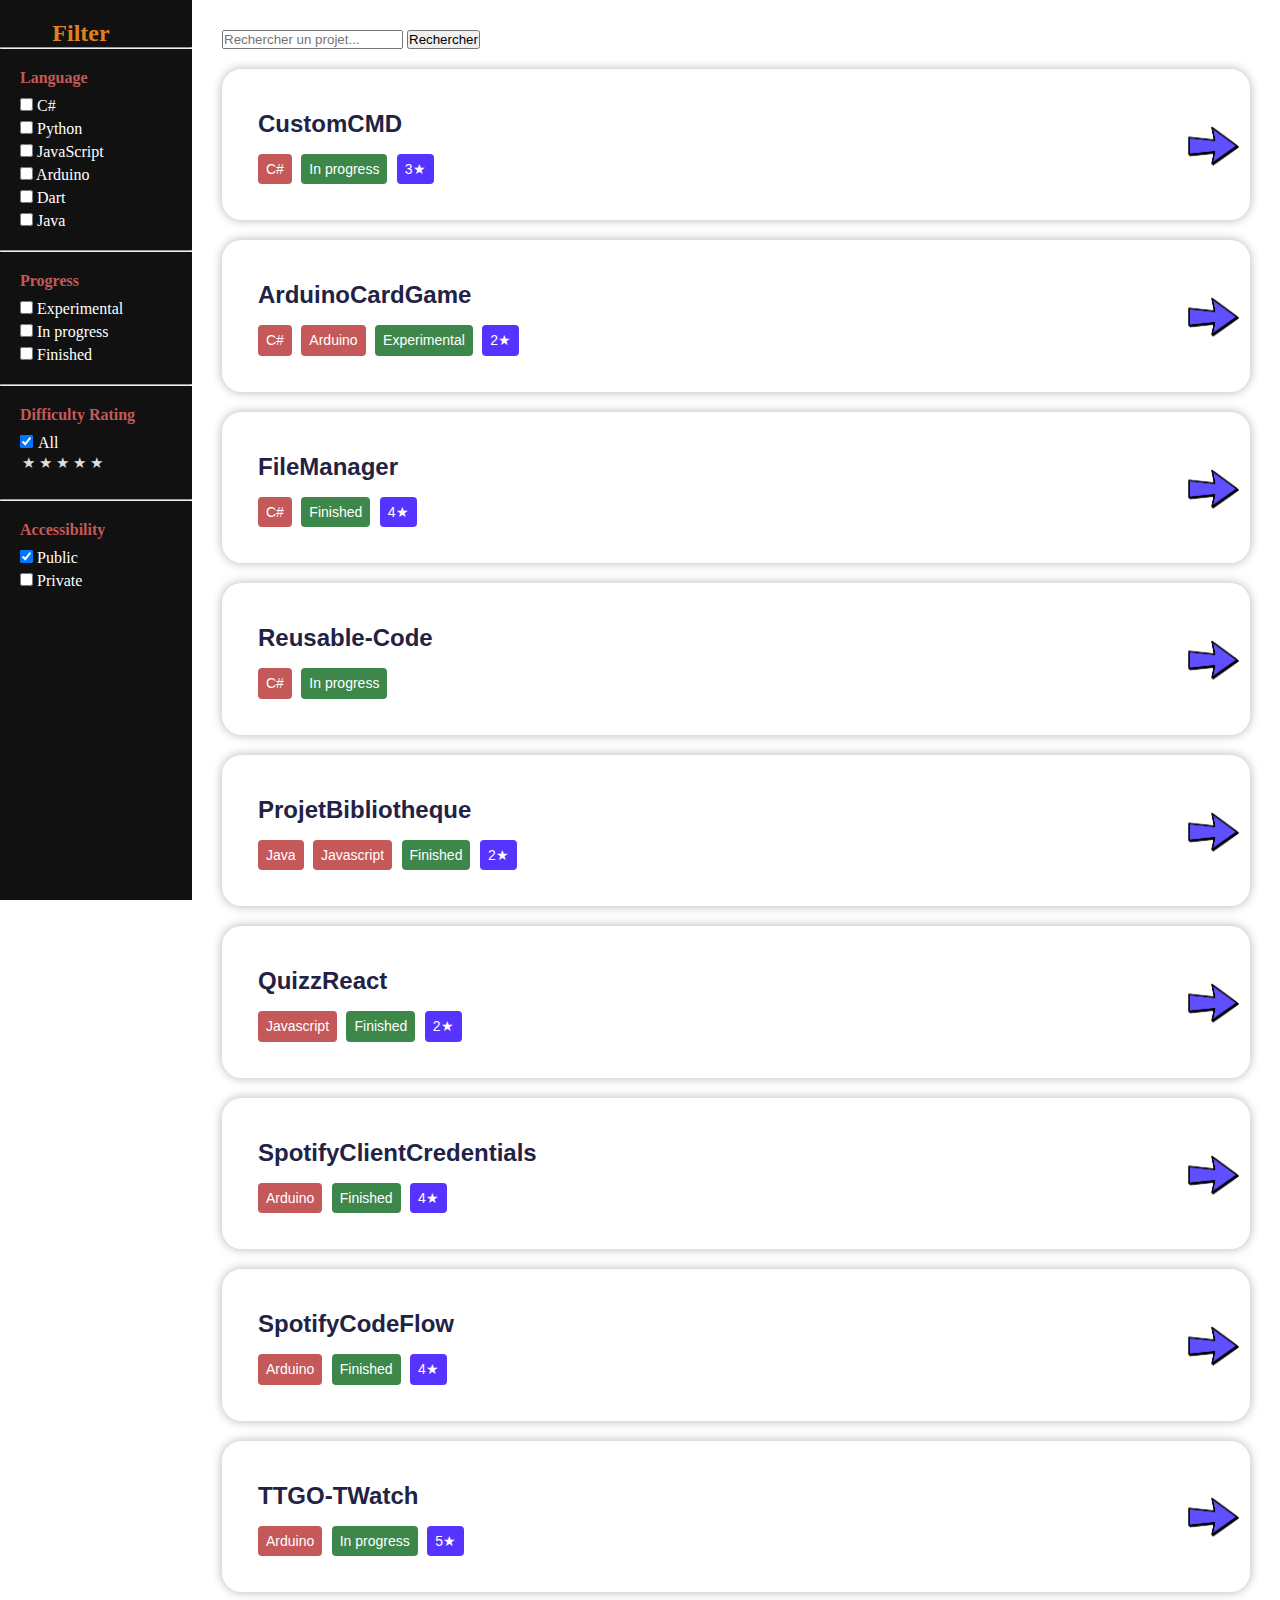
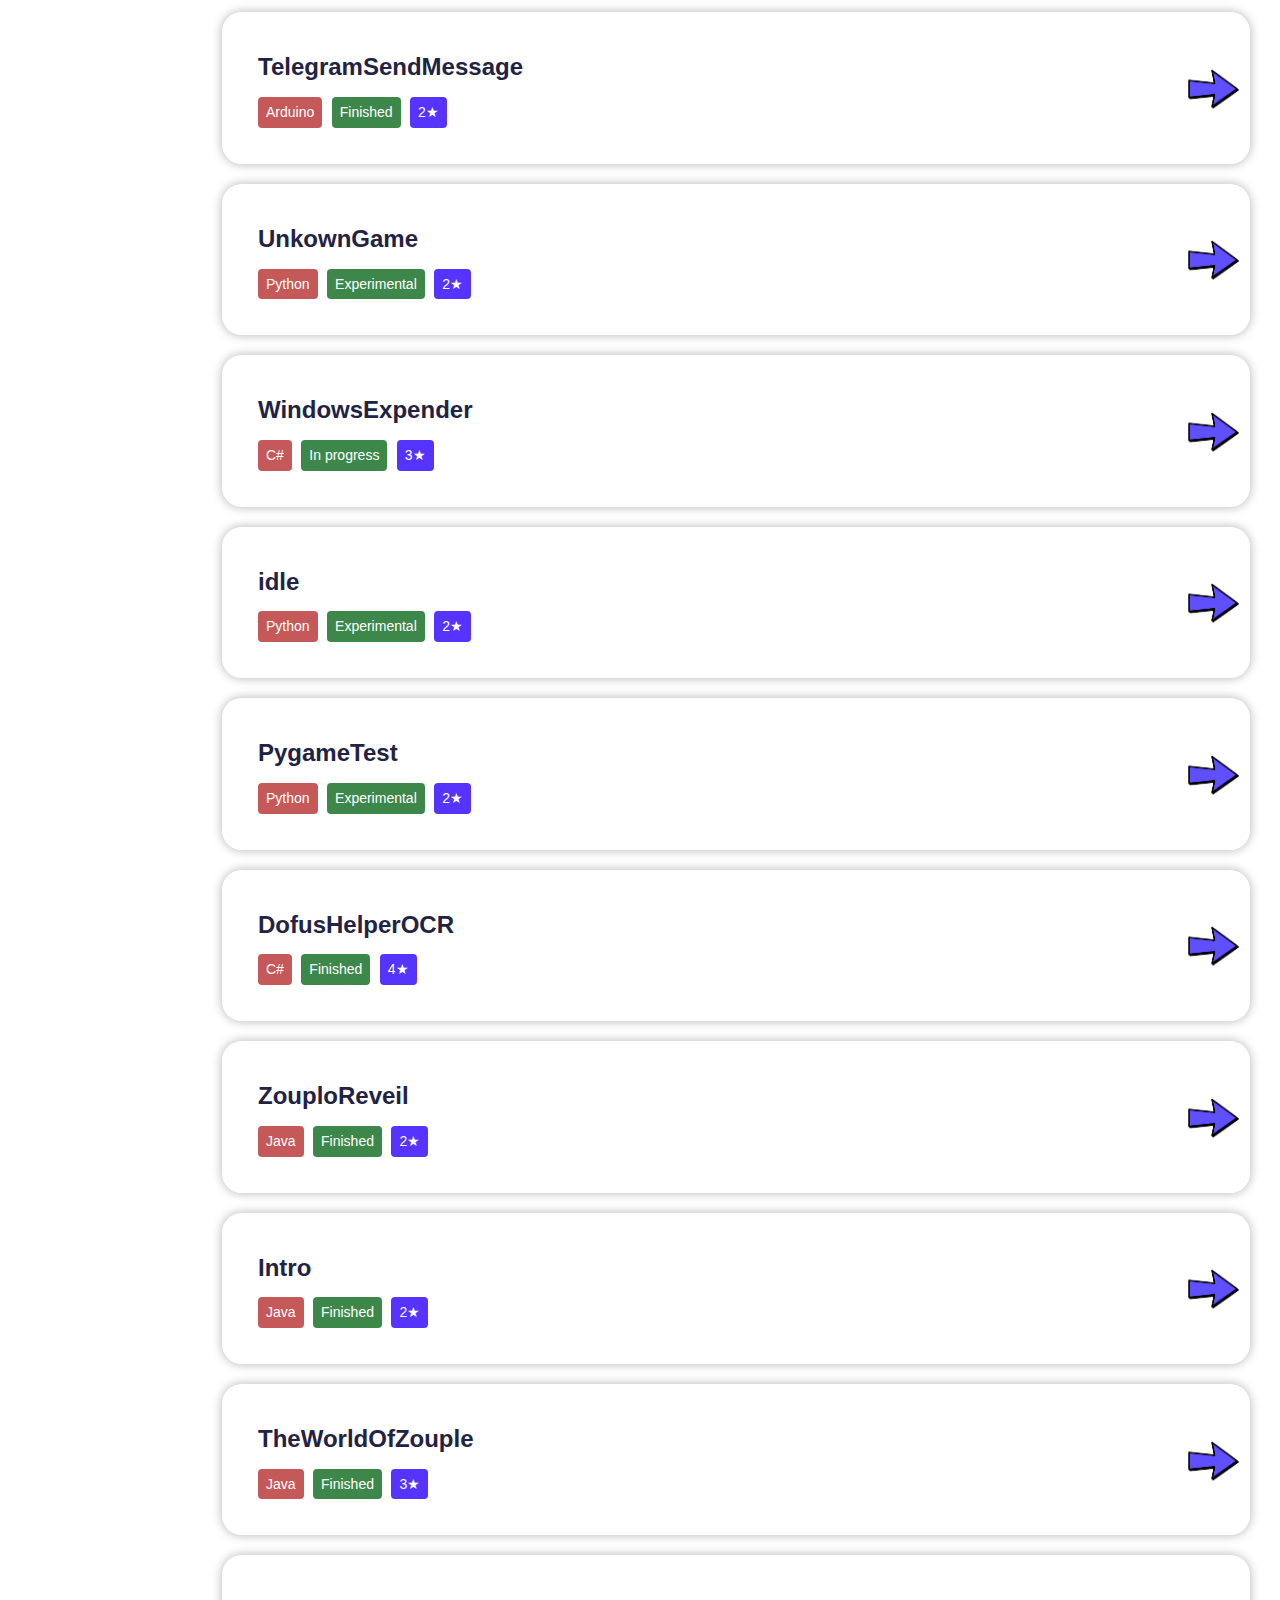
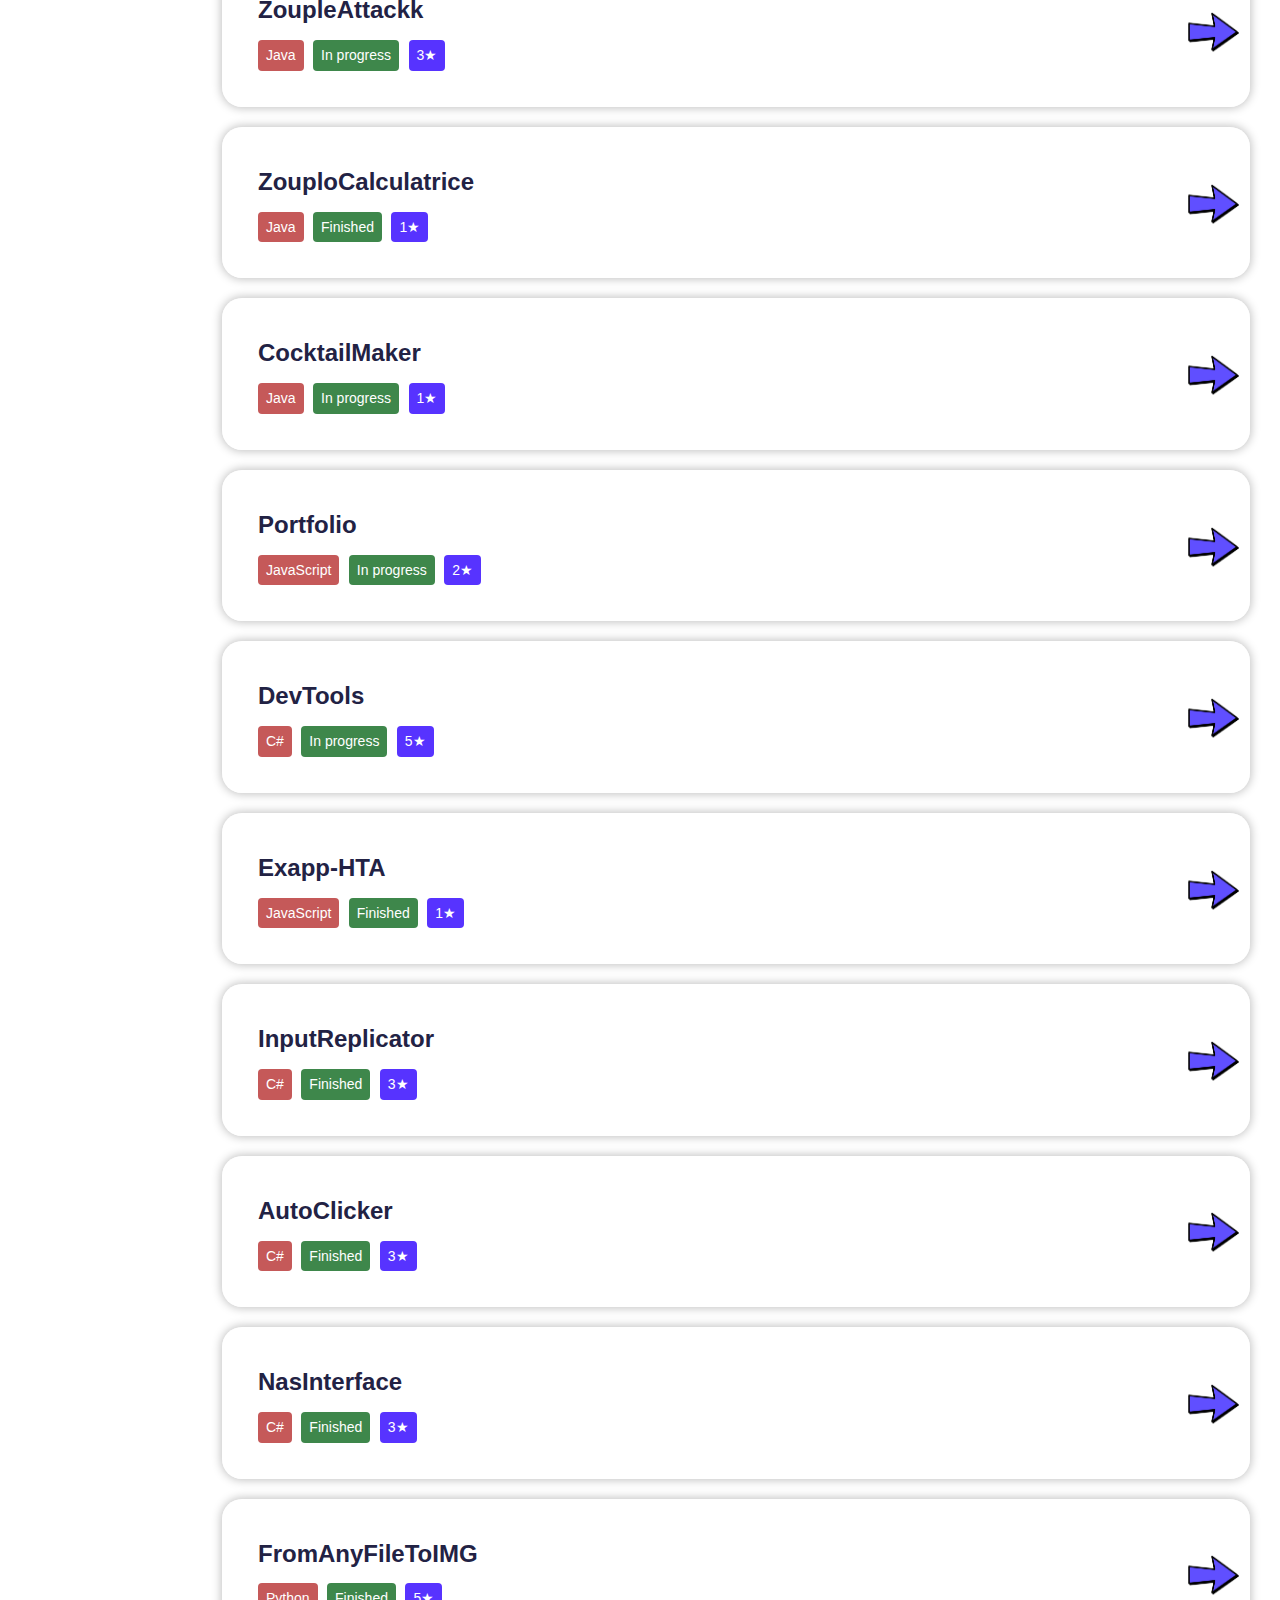
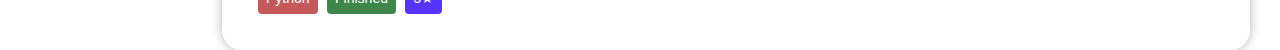
<file: index.html>
<!DOCTYPE html>
    <html>
    <head>
        <title>Exarilo Projects</title>
        <link rel="stylesheet" href="style.css">
        <link rel="icon" type="image/png" href="images/favicon.png">
        <script src='script.js'></script>

    </head>
    <body>
        <div class="container">
            <div class="sidebar">
                <h2 class="sidebar-title">Filter</h2>
                <hr>
                <div class="filter-category">
                    <h3 class="filter-category-text">Language</h3>
                    <label><input type="checkbox" name="language" value="csharp"> C#</label>
                    <label><input type="checkbox" name="language" value="python"> Python</label>
                    <label><input type="checkbox" name="language" value="javascript"> JavaScript</label>
                    <label><input type="checkbox" name="language" value="arduino"> Arduino</label>
                    <label><input type="checkbox" name="language" value="dart"> Dart</label>
                    <label><input type="checkbox" name="language" value="java"> Java</label>
                </div>
                <hr>
                <div class="filter-category">
                    <h3 class="filter-category-text">Progress</h3>
                    <label><input type="checkbox" name="progress" value="experimental"> Experimental</label>
                    <label><input type="checkbox" name="progress" value="in progress"> In progress</label>
                    <label><input type="checkbox" name="progress" value="finished"> Finished</label>
                </div>
                <hr>
    
                <div class="filter-category">
                    <h3 class="filter-category-text">Difficulty Rating</h3>
                    <input type="checkbox" id="AllRating" name="AllRating" value="All" checked/><label for="AllRating" title="Toutes les difficultés">All</label>
                    <div class="rating">
                        <input type="radio" id="star1" name="rating" value="5" /><label for="star1" title="5 star"></label>
                        <input type="radio" id="star2" name="rating" value="4" /><label for="star2" title="4 stars"></label>
                        <input type="radio" id="star3" name="rating" value="3" /><label for="star3" title="3 stars"></label>
                        <input type="radio" id="star4" name="rating" value="2" /><label for="star4" title="2 stars"></label>
                        <input type="radio" id="star5" name="rating" value="1" /><label for="star5" title="1 stars"></label>
                    </div>
                    
                </div>
                <hr>
                <div class="filter-category">
                    <h3 class="filter-category-text">Accessibility</h3>
                    <label><input type="checkbox" name="repoStatus" value="public"> Public</label>
                    <label><input type="checkbox" name="repoStatus" value="private"> Private</label>
                </div>
            </div>

        <div class="grid-container">
            <div class="search-bar">
                <input type="search" id="searchInput" placeholder="Rechercher un projet..." required>
                <button id="searchButton">Rechercher</button>
            </div>
                    
            <a href="https://github.com/Exarilo/ExaOverlay" class="card"> 
                <div class="card-content">
                    <h2>ExaOverlay</h2>
                    <div class="arrow">
                        <img src="images/arrow.png" alt="Explorer">
                    </div>
                    <div class="tags">
                        <span class="tag language">C#</span>
                        <span class="tag progression">In progress</span>
                        <span class="tag difficulty">5&#9733;</span>
                        <span class="tag privacy">&#128274;</span>
                    </div>
                </div>
            </a>     
            <a href="https://github.com/Exarilo/TestMail" class="card"> 
                <div class="card-content">
                    <h2>TestMail</h2>
                    <div class="arrow">
                        <img src="images/arrow.png" alt="Explorer">
                    </div>
                    <div class="tags">
                        <span class="tag language">C#</span>
                        <span class="tag progression">Experimental</span>
                        <span class="tag difficulty">4&#9733;</span>
                        <span class="tag privacy">&#128274;</span>
                    </div>
                </div>
            </a>    
            <a href="https://github.com/Exarilo/CustomCMD" class="card"> 
                <div class="card-content">
                    <h2>CustomCMD</h2>
                    <div class="arrow">
                        <img src="images/arrow.png" alt="Explorer">
                    </div>
                    <div class="tags">
                        <span class="tag language">C#</span>
                        <span class="tag progression">In progress</span>
                        <span class="tag difficulty">3&#9733;</span>
                    </div>
                </div>
            </a>   
            
            <a href="https://github.com/Exarilo/ArduinoJoystick" class="card"> 
                <div class="card-content">
                    <h2>ArduinoJoystick</h2>
                    <div class="arrow">
                        <img src="images/arrow.png" alt="Explorer">
                    </div>
                    <div class="tags">
                        <span class="tag language">C#</span>
                        <span class="tag language">Arduino</span>
                        <span class="tag progression">Experimental</span>
                        <span class="tag difficulty">2&#9733;</span>
                        <span class="tag privacy">&#128274;</span>
                    </div>
                </div>
            </a> 
            
            <a href="https://github.com/Exarilo/ArduinoCardGame" class="card"> 
                <div class="card-content">
                    <h2>ArduinoCardGame</h2>
                    <div class="arrow">
                        <img src="images/arrow.png" alt="Explorer">
                    </div>
                    <div class="tags">
                        <span class="tag language">C#</span>
                        <span class="tag language">Arduino</span>
                        <span class="tag progression">Experimental</span>
                        <span class="tag difficulty">2&#9733;</span>
                    </div>
                </div>
            </a> 
            <a href="https://github.com/Exarilo/FileManager" class="card"> 
                <div class="card-content">
                    <h2>FileManager</h2>
                    <div class="arrow">
                        <img src="images/arrow.png" alt="Explorer">
                    </div>
                    <div class="tags">
                        <span class="tag language">C#</span>
                        <span class="tag progression">Finished</span>
                        <span class="tag difficulty">4&#9733;</span>
                    </div>
                </div>
            </a> 


            <a href="https://github.com/Exarilo/Reusable-Code" class="card"> 
                <div class="card-content">
                    <h2>Reusable-Code</h2>
                    <div class="arrow">
                        <img src="images/arrow.png" alt="Explorer">
                    </div>
                    <div class="tags">
                        <span class="tag language">C#</span>
                        <span class="tag progression">In progress</span>
                    </div>
                </div>
            </a>   


            <a href="https://github.com/Exarilo/Projet-Parle" class="card"> 
                <div class="card-content">
                    <h2>Projet-Parle</h2>
                    <div class="arrow">
                        <img src="images/arrow.png" alt="Explorer">
                    </div>
                    <div class="tags">
                        <span class="tag language">Dart</span>
                        <span class="tag language">Javascript</span>
                        <span class="tag progression">Finished</span>
                        <span class="tag difficulty">3&#9733;</span>
                        <span class="tag privacy">&#128274;</span>
                    </div>
                </div>
            </a>


            <a href="https://github.com/Exarilo/ProjetBibliotheque" class="card"> 
                <div class="card-content">
                    <h2>ProjetBibliotheque</h2>
                    <div class="arrow">
                        <img src="images/arrow.png" alt="Explorer">
                    </div>
                    <div class="tags">
                        <span class="tag language">Java</span>
                        <span class="tag language">Javascript</span>
                        <span class="tag progression">Finished</span>
                        <span class="tag difficulty">2&#9733;</span>
                    </div>
                </div>
            </a>


            <a href="https://github.com/Exarilo/QuizzReact" class="card"> 
                <div class="card-content">
                    <h2>QuizzReact</h2>
                    <div class="arrow">
                        <img src="images/arrow.png" alt="Explorer">
                    </div>
                    <div class="tags">
                        <span class="tag language">Javascript</span>
                        <span class="tag progression">Finished</span>
                        <span class="tag difficulty">2&#9733;</span>
                    </div>
                </div>
            </a>


            <a href="https://github.com/Exarilo/Calcoolator" class="card"> 
                <div class="card-content">
                    <h2>Calcoolator</h2>
                    <div class="arrow">
                        <img src="images/arrow.png" alt="Explorer">
                    </div>
                    <div class="tags">
                        <span class="tag language">Java</span>
                        <span class="tag progression">Finished</span>
                        <span class="tag difficulty">2&#9733;</span>
                        <span class="tag privacy">&#128274;</span>
                    </div>
                </div>
            </a>


            <a href="https://github.com/Exarilo/ExaWeb" class="card"> 
                <div class="card-content">
                    <h2>ExaWeb</h2>
                    <div class="arrow">
                        <img src="images/arrow.png" alt="Explorer">
                    </div>
                    <div class="tags">
                        <span class="tag language">Javascript</span>
                        <span class="tag progression">Experimental</span>
                        <span class="tag difficulty">1&#9733;</span>
                        <span class="tag privacy">&#128274;</span>
                    </div>
                </div>
            </a>


            <a href="https://github.com/Exarilo/cergy-api" class="card"> 
                <div class="card-content">
                    <h2>cergy-api</h2>
                    <div class="arrow">
                        <img src="images/arrow.png" alt="Explorer">
                    </div>
                    <div class="tags">
                        <span class="tag language">Javascript</span>
                        <span class="tag progression">In progress</span>
                        <span class="tag difficulty">3&#9733;</span>
                        <span class="tag privacy">&#128274;</span>
                    </div>
                </div>
            </a>
            

            <a href="https://github.com/Exarilo/CodeArduino/tree/main/SpotifyClientCredentials" class="card"> 
                <div class="card-content">
                    <h2>SpotifyClientCredentials</h2>
                    <div class="arrow">
                        <img src="images/arrow.png" alt="Explorer">
                    </div>
                    <div class="tags">
                        <span class="tag language">Arduino</span>
                        <span class="tag progression">Finished</span>
                        <span class="tag difficulty">4&#9733;</span>
                    </div>
                </div>
            </a>
            

            <a href="https://github.com/Exarilo/CodeArduino/tree/main/SpotifyCodeFlow" class="card"> 
                <div class="card-content">
                    <h2>SpotifyCodeFlow</h2>
                    <div class="arrow">
                        <img src="images/arrow.png" alt="Explorer">
                    </div>
                    <div class="tags">
                        <span class="tag language">Arduino</span>
                        <span class="tag progression">Finished</span>
                        <span class="tag difficulty">4&#9733;</span>
                    </div>
                </div>
            </a>

            <a href="https://github.com/Exarilo/CodeArduino/tree/main/TTGO-TWatch" class="card"> 
                <div class="card-content">
                    <h2>TTGO-TWatch</h2>
                    <div class="arrow">
                        <img src="images/arrow.png" alt="Explorer">
                    </div>
                    <div class="tags">
                        <span class="tag language">Arduino</span>
                        <span class="tag progression">In progress</span>
                        <span class="tag difficulty">5&#9733;</span>
                    </div>
                </div>
            </a>


            <a href="https://github.com/Exarilo/CodeArduino/tree/main/TelegramSendMessage" class="card"> 
                <div class="card-content">
                    <h2>TelegramSendMessage</h2>
                    <div class="arrow">
                        <img src="images/arrow.png" alt="Explorer">
                    </div>
                    <div class="tags">
                        <span class="tag language">Arduino</span>
                        <span class="tag progression">Finished</span>
                        <span class="tag difficulty">2&#9733;</span>
                    </div>
                </div>
            </a>


            <a href="https://github.com/Exarilo/UnkownGame" class="card"> 
                <div class="card-content">
                    <h2>UnkownGame</h2>
                    <div class="arrow">
                        <img src="images/arrow.png" alt="Explorer">
                    </div>
                    <div class="tags">
                        <span class="tag language">Python</span>
                        <span class="tag progression">Experimental</span>
                        <span class="tag difficulty">2&#9733;</span>
                    </div>
                </div>
            </a>
            

            <a href="https://github.com/Exarilo/WindowsExpender" class="card"> 
                <div class="card-content">
                    <h2>WindowsExpender</h2>
                    <div class="arrow">
                        <img src="images/arrow.png" alt="Explorer">
                    </div>
                    <div class="tags">
                        <span class="tag language">C#</span>
                        <span class="tag progression">In progress</span>
                        <span class="tag difficulty">3&#9733;</span>
                    </div>
                </div>
            </a>


            <a href="https://github.com/Exarilo/idle" class="card"> 
                <div class="card-content">
                    <h2>idle</h2>
                    <div class="arrow">
                        <img src="images/arrow.png" alt="Explorer">
                    </div>
                    <div class="tags">
                        <span class="tag language">Python</span>
                        <span class="tag progression">Experimental</span>
                        <span class="tag difficulty">2&#9733;</span>
                    </div>
                </div>
            </a>


            <a href="https://github.com/Exarilo/PygameTest" class="card"> 
                <div class="card-content">
                    <h2>PygameTest</h2>
                    <div class="arrow">
                        <img src="images/arrow.png" alt="Explorer">
                    </div>
                    <div class="tags">
                        <span class="tag language">Python</span>
                        <span class="tag progression">Experimental</span>
                        <span class="tag difficulty">2&#9733;</span>
                    </div>
                </div>
            </a>


            <a href="https://github.com/Exarilo/DofusHelperOCR" class="card"> 
                <div class="card-content">
                    <h2>DofusHelperOCR</h2>
                    <div class="arrow">
                        <img src="images/arrow.png" alt="Explorer">
                    </div>
                    <div class="tags">
                        <span class="tag language">C#</span>
                        <span class="tag progression">Finished</span>
                        <span class="tag difficulty">4&#9733;</span>
                    </div>
                </div>
            </a>


            <a href="https://github.com/Exarilo/DiscordDialogPrettifier" class="card"> 
                <div class="card-content">
                    <h2>DiscordDialogPrettifier</h2>
                    <div class="arrow">
                        <img src="images/arrow.png" alt="Explorer">
                    </div>
                    <div class="tags">
                        <span class="tag language">C#</span>
                        <span class="tag progression">Finished</span>
                        <span class="tag difficulty">4&#9733;</span>
                        <span class="tag privacy">&#128274;</span>
                    </div>
                </div>
            </a>


            <a href="https://github.com/Exarilo/DiscordSocialNetworks" class="card"> 
                <div class="card-content">
                    <h2>DiscordSocialNetwork</h2>
                    <div class="arrow">
                        <img src="images/arrow.png" alt="Explorer">
                    </div>
                    <div class="tags">
                        <span class="tag language">C#</span>
                        <span class="tag progression">Finished</span>
                        <span class="tag difficulty">4&#9733;</span>
                        <span class="tag privacy">&#128274;</span>
                    </div>
                </div>
            </a>


            <a href="https://github.com/Exarilo/SocialNetworkScrapper" class="card"> 
                <div class="card-content">
                    <h2>SocialNetworkScrapper</h2>
                    <div class="arrow">
                        <img src="images/arrow.png" alt="Explorer">
                    </div>
                    <div class="tags">
                        <span class="tag language">C#</span>
                        <span class="tag progression">Finished</span>
                        <span class="tag difficulty">3&#9733;</span>
                        <span class="tag privacy">&#128274;</span>
                    </div>
                </div>
            </a>


            <a href="https://github.com/Exarilo/ZouploReveil" class="card"> 
                <div class="card-content">
                    <h2>ZouploReveil</h2>
                    <div class="arrow">
                        <img src="images/arrow.png" alt="Explorer">
                    </div>
                    <div class="tags">
                        <span class="tag language">Java</span>
                        <span class="tag progression">Finished</span>
                        <span class="tag difficulty">2&#9733;</span>
                    </div>
                </div>
            </a>

            <a href="https://github.com/Exarilo/Intro" class="card"> 
                <div class="card-content">
                    <h2>Intro</h2>
                    <div class="arrow">
                        <img src="images/arrow.png" alt="Explorer">
                    </div>
                    <div class="tags">
                        <span class="tag language">Java</span>
                        <span class="tag progression">Finished</span>
                        <span class="tag difficulty">2&#9733;</span>
                    </div>
                </div>
            </a>


            <a href="https://github.com/Exarilo/TheWorldOfZouple" class="card"> 
                <div class="card-content">
                    <h2>TheWorldOfZouple</h2>
                    <div class="arrow">
                        <img src="images/arrow.png" alt="Explorer">
                    </div>
                    <div class="tags">
                        <span class="tag language">Java</span>
                        <span class="tag progression">Finished</span>
                        <span class="tag difficulty">3&#9733;</span>
                    </div>
                </div>
            </a>


            <a href="https://github.com/Exarilo/ZoupleAttackk" class="card"> 
                <div class="card-content">
                    <h2>ZoupleAttackk</h2>
                    <div class="arrow">
                        <img src="images/arrow.png" alt="Explorer">
                    </div>
                    <div class="tags">
                        <span class="tag language">Java</span>
                        <span class="tag progression">In progress</span>
                        <span class="tag difficulty">3&#9733;</span>
                    </div>
                </div>
            </a>

            <a href="https://github.com/Exarilo/ZouploCalculatrice" class="card"> 
                <div class="card-content">
                    <h2>ZouploCalculatrice</h2>
                    <div class="arrow">
                        <img src="images/arrow.png" alt="Explorer">
                    </div>
                    <div class="tags">
                        <span class="tag language">Java</span>
                        <span class="tag progression">Finished</span>
                        <span class="tag difficulty">1&#9733;</span>
                    </div>
                </div>
            </a>


            <a href="https://github.com/Exarilo/CocktailMaker" class="card"> 
                <div class="card-content">
                    <h2>CocktailMaker</h2>
                    <div class="arrow">
                        <img src="images/arrow.png" alt="Explorer">
                    </div>
                    <div class="tags">
                        <span class="tag language">Java</span>
                        <span class="tag progression">In progress</span>
                        <span class="tag difficulty">1&#9733;</span>
                    </div>
                </div>
            </a>


            <a href="https://github.com/Exarilo/MusicManager" class="card"> 
                <div class="card-content">
                    <h2>MusicManager</h2>
                    <div class="arrow">
                        <img src="images/arrow.png" alt="Explorer">
                    </div>
                    <div class="tags">
                        <span class="tag language">Java</span>
                        <span class="tag progression">In progress</span>
                        <span class="tag difficulty">3&#9733;</span>
                        <span class="tag privacy">&#128274;</span>
                    </div>
                </div>
            </a>
            <a href="https://github.com/Exarilo/Exapi" class="card"> 
                <div class="card-content">
                    <h2>ExApi</h2>
                    <div class="arrow">
                        <img src="images/arrow.png" alt="Explorer">
                    </div>
                    <div class="tags">
                        <span class="tag language">JavaScript</span>
                        <span class="tag progression">In progress</span>
                        <span class="tag difficulty">2&#9733;</span>
                        <span class="tag privacy">&#128274;</span>
                    </div>
                </div>
            </a>   
            <a href="https://github.com/Exarilo/WebDashboard" class="card"> 
                <div class="card-content">
                    <h2>WebDashboard</h2>
                    <div class="arrow">
                        <img src="images/arrow.png" alt="Explorer">
                    </div>
                    <div class="tags">
                        <span class="tag language">JavaScript</span>
                        <span class="tag progression">In progress</span>
                        <span class="tag difficulty">2&#9733;</span>
                        <span class="tag privacy">&#128274;</span>
                    </div>
                </div>
            </a>    
            <a href="https://github.com/Exarilo/DiscordAsWindowsService" class="card"> 
                <div class="card-content">
                    <h2>DiscordAsWindowsService</h2>
                    <div class="arrow">
                        <img src="images/arrow.png" alt="Explorer">
                    </div>
                    <div class="tags">
                        <span class="tag language">C#</span>
                        <span class="tag progression">In progress</span>
                        <span class="tag difficulty">3&#9733;</span>
                        <span class="tag privacy">&#128274;</span>
                    </div>
                </div>
            </a>    
            <a href="https://github.com/Exarilo/ExaNavigator " class="card"> 
                <div class="card-content">
                    <h2>ExaNavigator </h2>
                    <div class="arrow">
                        <img src="images/arrow.png" alt="Explorer">
                    </div>
                    <div class="tags">
                        <span class="tag language">C#</span>
                        <span class="tag progression">In progress</span>
                        <span class="tag difficulty">3&#9733;</span>
                        <span class="tag privacy">&#128274;</span>
                    </div>
                </div>
            </a>    
            <a href="https://github.com/Exarilo/DiscordBot " class="card"> 
                <div class="card-content">
                    <h2>DiscordBot </h2>
                    <div class="arrow">
                        <img src="images/arrow.png" alt="Explorer">
                    </div>
                    <div class="tags">
                        <span class="tag language">Python</span>
                        <span class="tag progression">Finished</span>
                        <span class="tag difficulty">3&#9733;</span>
                        <span class="tag privacy">&#128274;</span>
                    </div>
                </div>
            </a>    
            <a href="https://github.com/Exarilo/Portfolio " class="card"> 
                <div class="card-content">
                    <h2>Portfolio </h2>
                    <div class="arrow">
                        <img src="images/arrow.png" alt="Explorer">
                    </div>
                    <div class="tags">
                        <span class="tag language">JavaScript</span>
                        <span class="tag progression">In progress</span>
                        <span class="tag difficulty">2&#9733;</span>
                    </div>
                </div>
            </a>    
            <a href="https://github.com/Exarilo/DevTools" class="card"> 
                <div class="card-content">
                    <h2>DevTools</h2>
                    <div class="arrow">
                        <img src="images/arrow.png" alt="Explorer">
                    </div>
                    <div class="tags">
                        <span class="tag language">C#</span>
                        <span class="tag progression">In progress</span>
                        <span class="tag difficulty">5&#9733;</span>
                    </div>
                </div>
            </a>   
            <a href="https://github.com/Exarilo/Exapp-HTA" class="card"> 
                <div class="card-content">
                    <h2>Exapp-HTA</h2>
                    <div class="arrow">
                        <img src="images/arrow.png" alt="Explorer">
                    </div>
                    <div class="tags">
                        <span class="tag language">JavaScript</span>
                        <span class="tag progression">Finished</span>
                        <span class="tag difficulty">1&#9733;</span>
                    </div>
                </div>
            </a>   
            <a href="https://github.com/Exarilo/InputReplicator" class="card"> 
                <div class="card-content">
                    <h2>InputReplicator</h2>
                    <div class="arrow">
                        <img src="images/arrow.png" alt="Explorer">
                    </div>
                    <div class="tags">
                        <span class="tag language">C#</span>
                        <span class="tag progression">Finished</span>
                        <span class="tag difficulty">3&#9733;</span>
                    </div>
                </div>
            </a>   
            <a href="https://github.com/Exarilo/AutoClicker" class="card"> 
                <div class="card-content">
                    <h2>AutoClicker</h2>
                    <div class="arrow">
                        <img src="images/arrow.png" alt="Explorer">
                    </div>
                    <div class="tags">
                        <span class="tag language">C#</span>
                        <span class="tag progression">Finished</span>
                        <span class="tag difficulty">3&#9733;</span>
                    </div>
                </div>
            </a>   
            <a href="https://github.com/Les-Coding-Potes/NasInterface" class="card"> 
                <div class="card-content">
                    <h2>NasInterface</h2>
                    <div class="arrow">
                        <img src="images/arrow.png" alt="Explorer">
                    </div>
                    <div class="tags">
                        <span class="tag language">C#</span>
                        <span class="tag progression">Finished</span>
                        <span class="tag difficulty">3&#9733;</span>
                    </div>
                </div>
            </a>   
            <a href="https://github.com/Les-Coding-Potes/FromAnyFileToIMG" class="card"> 
                <div class="card-content">
                    <h2>FromAnyFileToIMG</h2>
                    <div class="arrow">
                        <img src="images/arrow.png" alt="Explorer">
                    </div>
                    <div class="tags">
                        <span class="tag language">Python</span>
                        <span class="tag progression">Finished</span>
                        <span class="tag difficulty">5&#9733;</span>
                    </div>
                </div>
            </a>               
        </div>
    </div>
    </body>
    </html>
</file>
<file: style.css>
* {
    margin: 0;
    padding: 0;
    box-sizing: border-box;
}


body {

    background:
        url(https://source.unsplash.com/E8Ufcyxz514/2400x1823)
        center / cover no-repeat fixed;
}


.grid-container {
    margin-left: 15%;
    width: 85%;
    max-height: 100px;
    display: grid;
    gap: 20px;
    padding: 30px;
    flex: 1; 
}
.card {
    font: 1em/1.618 Inter, sans-serif;;
    width: 100%;
    border: 1px solid rgba(255, 255, 255, .25);
    border-radius: 20px;
    background-color: rgba(255, 255, 255, 0.45);
    box-shadow: 0 0 10px 1px rgba(0, 0, 0, 0.25);
    transition: transform 0.3s ease;
}

.card:hover {
    transform: scale(1.02); 
}


.card-content {
    position: relative;
    height: 100%;
    display: flex;
    flex-direction: column;
    justify-content: space-between;
    padding: 35px;
}

.card img {
    width: 50%;
    height: 50%;
    border-radius: 10px;
    object-fit: cover; 
    object-position: center; 
}

.arrow {
    position: absolute;
    top: 50%;
    right: 10px; 
    transform: translateY(-50%);
}

.arrow img {
    margin-top: 10px;
    width: auto;
    height: 52px;
    transition: transform 0.3s ease;
}

a {
    text-decoration: none; 
    color: #224; 
}

a:hover {
    text-decoration: none; 
    color: #3366ff; 
}

.container {
    display: flex;
    min-height: 100vh;
}

.sidebar {
    height: 100vh;
    width: 15%;
    background-color: #111;
    padding-top: 20px;
    position: fixed; 
}

.sidebar a {
    padding: 6px 8px 6px 16px;
    text-decoration: none;
    font-size: 25px;
    color: #818181;
    display: block;
}
.sidebar-title {
    color: #df811c;
    margin-right: 30px;
    text-align: center;
}


.sidebar hr {
    margin-bottom: 0;
}

.filter-category {
    color: white;
    margin: 20px;
    text-align: left;
}

.filter-category h3 {
    margin-bottom: 10px;
    font-size: 16px;
}

.filter-category label {
    display: block;
    margin-bottom: 5px;
}
.rating {
    direction: rtl;
    display: flex;
    justify-content: left;
}

.rating input {
    display: none;
}

.rating label {
    font-size: 15px;
    color: #ddd;
    padding: 2px;
    cursor: pointer;
}

.rating label:before {
    content: "\2605"; /* Unicode character for a star */
}

.rating input:checked ~ label {
    color: orange;
}

#AllRating + label {
    display: inline;
    padding: 5px;
}
.filter-category-text{
    color: #c55959;
}

.tags {
    margin-top: 10px;
}

.tag {
    display: inline-block;
    padding: 4px 8px;
    margin-right: 5px;
    border-radius: 4px;
    font-size: 14px;
}

.tag.language {
    background-color: #c55959;
    color: #fff;
}

.tag.progression {
    background-color: #3e874b;
    color: #fff;
}

.tag.difficulty {
    background-color: #5733FF;
    color: #fff;
}

.tag:hover {
    opacity: 0.8;
    cursor: pointer;
}


.tag.privacy {
    background-color: #000000;
    color: #333;
}
</file>
